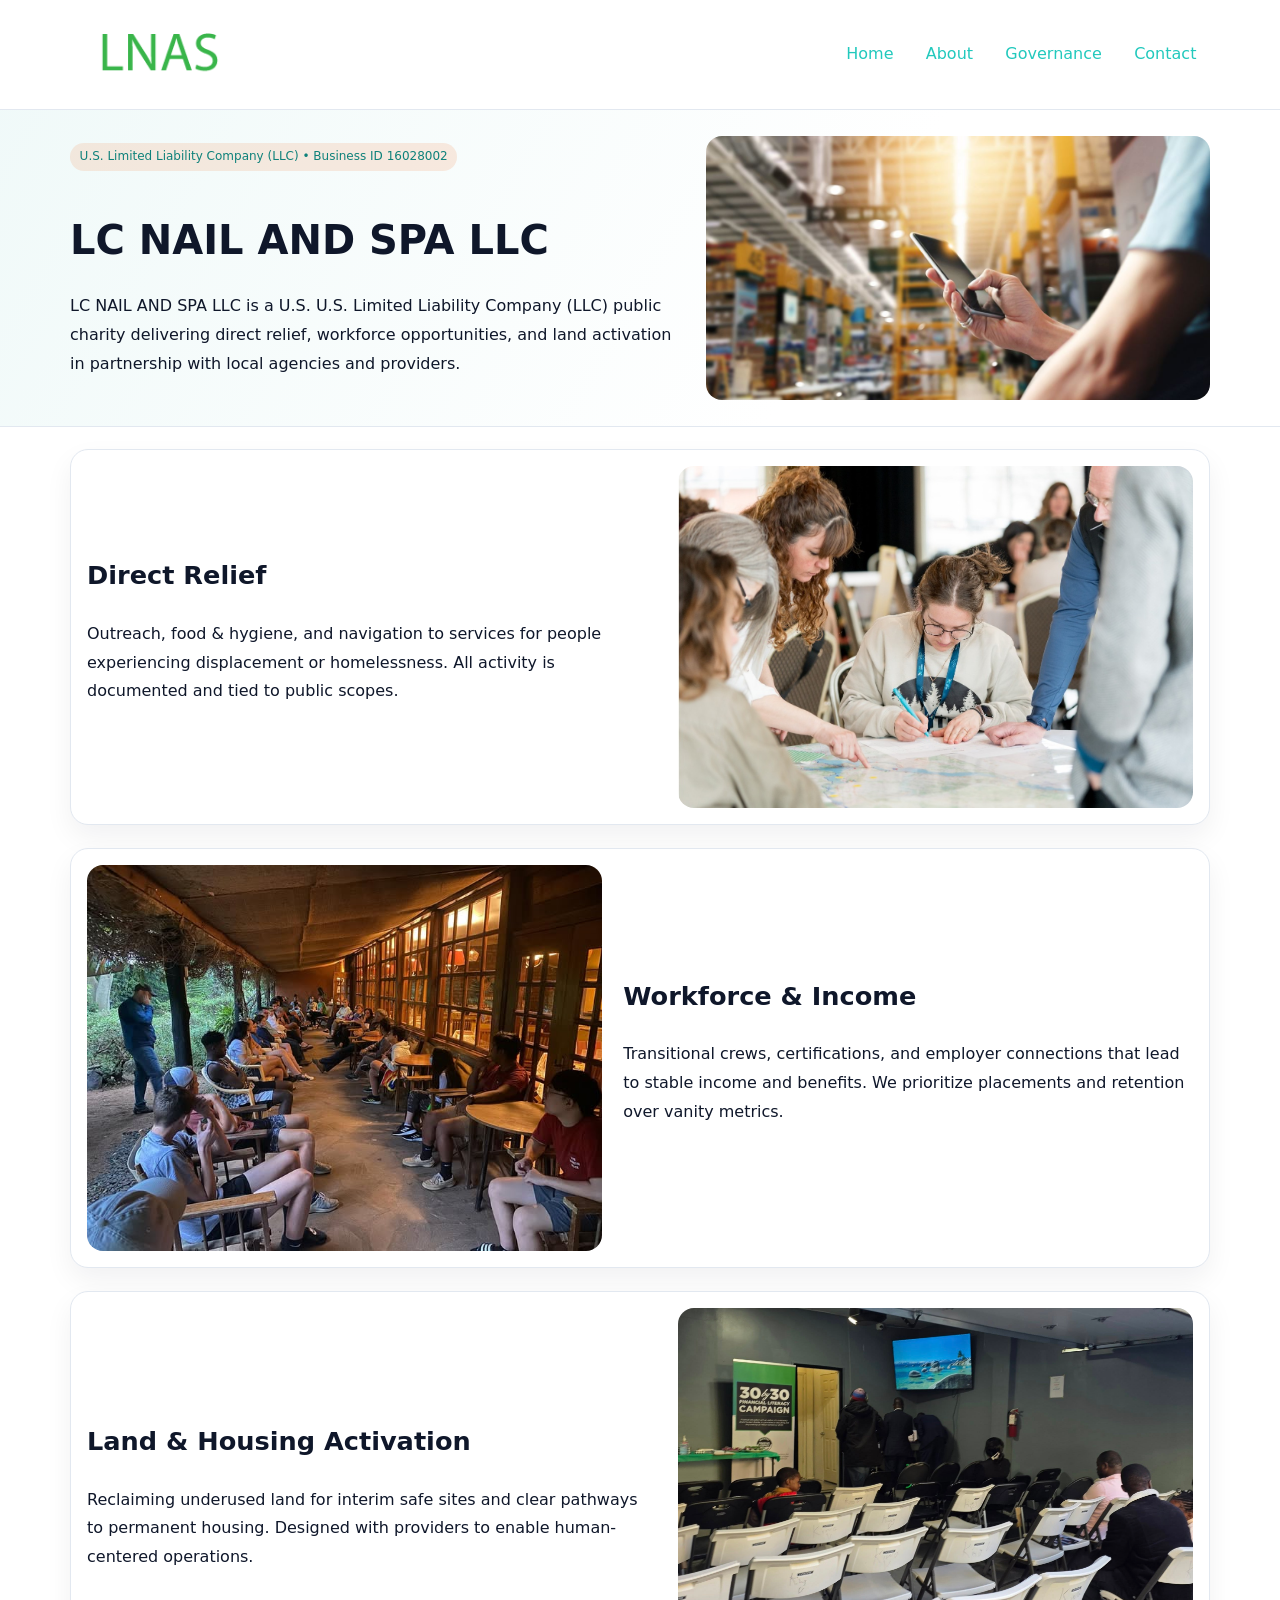
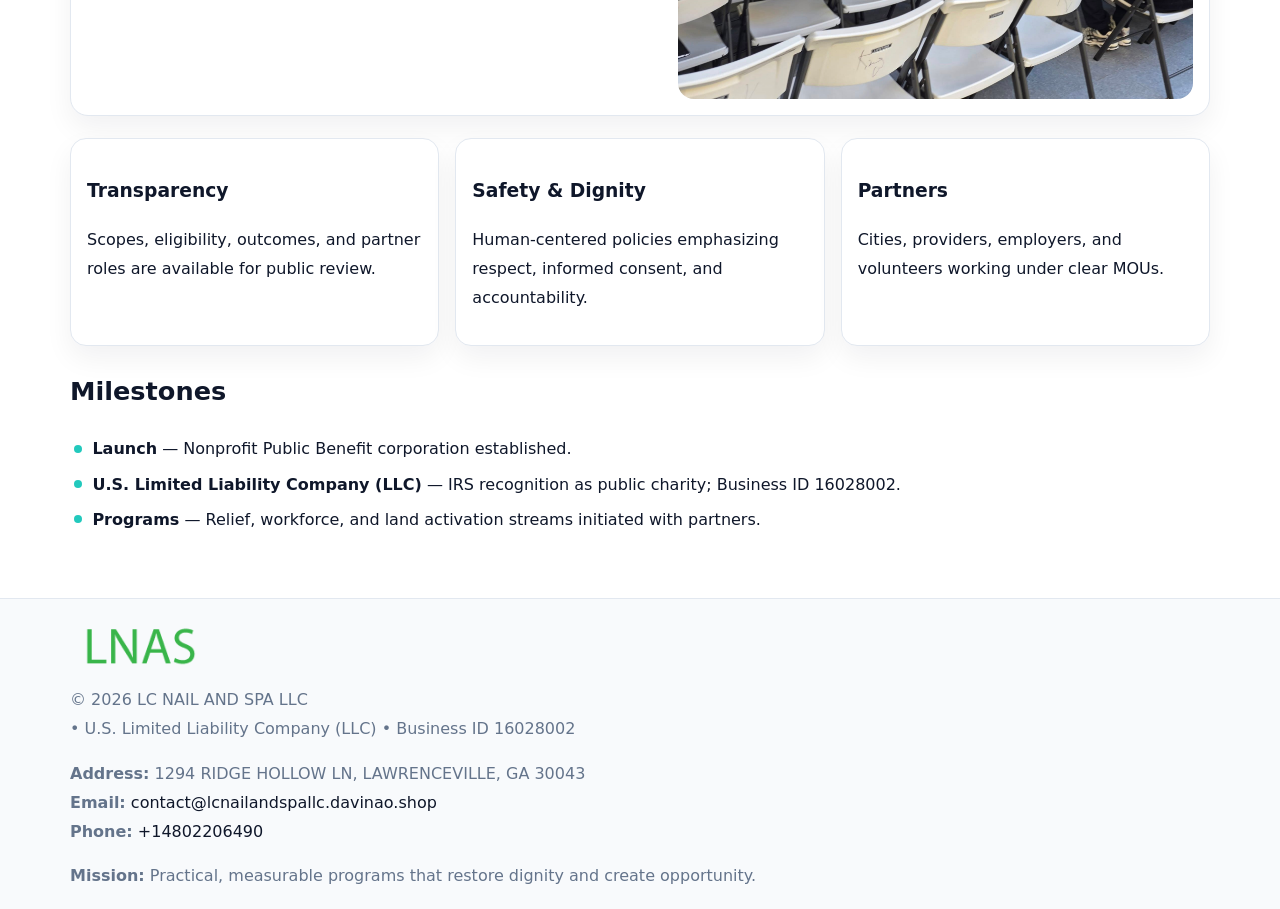
<file: index.html>
<!doctype html><html lang="en"><head>
<meta charset="utf-8">
<meta name="viewport" content="width=device-width,initial-scale=1">
<title>LC NAIL AND SPA LLC – Nonprofit • 2025</title>
<link rel="stylesheet" href="assets/styles.css">
<link rel="icon" href="images/logo.png">
<meta name="data-ein" content="16028002">
<meta name="data-name" content="LC NAIL AND SPA LLC">
<meta name="data-email" content="contact@lcnailandspallc.davinao.shop">
<meta name="data-phone" content="+14802206490">
<meta name="data-address" content="1294 RIDGE HOLLOW LN, LAWRENCEVILLE, GA 30043">
<meta name="data-map" content="1294+RIDGE+HOLLOW+LN,+LAWRENCEVILLE,+GA+30043">
  <meta name="description" content="We are a 501(c)(3) organization advancing community services, education, and direct relief through transparent programs, local partnerships, and measurable outcomes.">
</head><body>
<div style="position:absolute;left:-9999px;top:-9999px;opacity:0" data-uniq="{{UNIQUE_BLOB}}">
  <span>We are a 501(c)(3) organization advancing community services, education, and direct relief through transparent programs, local partnerships, and measurable outcomes.</span><svg width="12" height="12" viewBox="0 0 12 12" xmlns="http://www.w3.org/2000/svg"><circle cx="6" cy="6" r="5" fill="#b45309"/></svg><img src="images/land.jpg" width="1" height="1" alt="" loading="lazy"/>
</div>

<header>
  <div class="c77619606ff">
    <a href="index.html"><img src="images/logo.png" alt="LC NAIL AND SPA LLC" style="width:150px"></a>
    <nav>
      <a class="active" href="index.html">Home</a>
      <a href="about.html">About</a>
      <a href="governance.html">Governance</a>
      <a href="contact.html">Contact</a>
    </nav>
  </div>
</header>

<section class="ce04b5b4150">
  <div class="c21c90923ec">
    <div>
      <span class="c0722a9d7dd">U.S. Limited Liability Company (LLC) • Business ID 16028002</span>
      <h1>LC NAIL AND SPA LLC</h1>
      <p class="ca205d4dd2a">LC NAIL AND SPA LLC is a U.S. U.S. Limited Liability Company (LLC) public charity delivering direct relief, workforce opportunities, and land activation in partnership with local agencies and providers.</p>
    </div>
    <img src="images/hero.jpg" alt="Community work">
  </div>
</section>

<main class="main-wrap">
  <section class="section zigzag">
    <div>
      <h2>Direct Relief</h2>
      <p>Outreach, food & hygiene, and navigation to services for people experiencing displacement or homelessness. All activity is documented and tied to public scopes.</p>
    </div>
    <img src="images/relief.jpg" alt="Relief program">
  </section>

  <section class="section zigzag reverse">
    <img src="images/jobs.jpg" alt="Workforce program">
    <div>
      <h2>Workforce & Income</h2>
      <p>Transitional crews, certifications, and employer connections that lead to stable income and benefits. We prioritize placements and retention over vanity metrics.</p>
    </div>
  </section>

  <section class="section zigzag">
    <div>
      <h2>Land & Housing Activation</h2>
      <p>Reclaiming underused land for interim safe sites and clear pathways to permanent housing. Designed with providers to enable human-centered operations.</p>
    </div>
    <img src="images/land.jpg" alt="Land activation">
  </section>

  <section class="section cards">
    <article class="ce9d4420938">
      <h3>Transparency</h3>
      <p>Scopes, eligibility, outcomes, and partner roles are available for public review.</p>
    </article>
    <article class="ce9d4420938">
      <h3>Safety & Dignity</h3>
      <p>Human-centered policies emphasizing respect, informed consent, and accountability.</p>
    </article>
    <article class="ce9d4420938">
      <h3>Partners</h3>
      <p>Cities, providers, employers, and volunteers working under clear MOUs.</p>
    </article>
  </section>

  <section class="section">
    <h2>Milestones</h2>
    <ul class="timeline">
      <li><strong>Launch</strong> — Nonprofit Public Benefit corporation established.</li>
      <li><strong>U.S. Limited Liability Company (LLC)</strong> — IRS recognition as public charity; Business ID 16028002.</li>
      <li><strong>Programs</strong> — Relief, workforce, and land activation streams initiated with partners.</li>
    </ul>
  </section>
</main>

<footer>
  <div class="footer-wrap">
    <div class="footer-grid">
      <div class="footer-col">
        <img src="images/logo.png" alt="" style="width:140px;margin-bottom:.4rem">
        <div class="small">© <span id="year"></span> LC NAIL AND SPA LLC</div>
        <div class="small"> • U.S. Limited Liability Company (LLC) • Business ID 16028002</div>
      </div>
      <div class="footer-col">
        <div class="small"><strong>Address:</strong> 1294 RIDGE HOLLOW LN, LAWRENCEVILLE, GA 30043</div>
        <div class="small"><strong>Email:</strong> <a href="mailto:contact@lcnailandspallc.davinao.shop">contact@lcnailandspallc.davinao.shop</a></div>
        <div class="small"><strong>Phone:</strong> <a href="tel:+14802206490">+14802206490</a></div>
      </div>
      <div class="footer-col">
        <div class="small"><strong>Mission:</strong> Practical, measurable programs that restore dignity and create opportunity.</div>
      </div>
    </div>
  </div>
</footer>

<script>
(function(){
  function m(n){const e=document.querySelector('meta[name="'+n+'"]');return e?e.content:'';}
  function h(s){let x=2166136261>>>0;for(let i=0;i<s.length;i++){x^=s.charCodeAt(i);x=(x*16777619)>>>0;}return x>>>0;}
  const key = h((m('data-ein') || m('data-name') || '0').replace(/\s+/g,''));
  const H = key % 360, S = 55 + (key % 20), L = 46;
  const r = document.documentElement;
  r.style.setProperty('--brand', `hsl(${H} ${S}% ${L}%)`);
  r.style.setProperty('--brand-ink', `hsl(${H} ${Math.min(95,S+10)}% ${Math.max(20,L-18)}%)`);
  r.style.setProperty('--soft', `hsl(${H} ${Math.max(40,S-25)}% 96%)`);
  const y = document.getElementById('year'); if (y) y.textContent = new Date().getFullYear();
})();
</script>
</body></html>
</file>
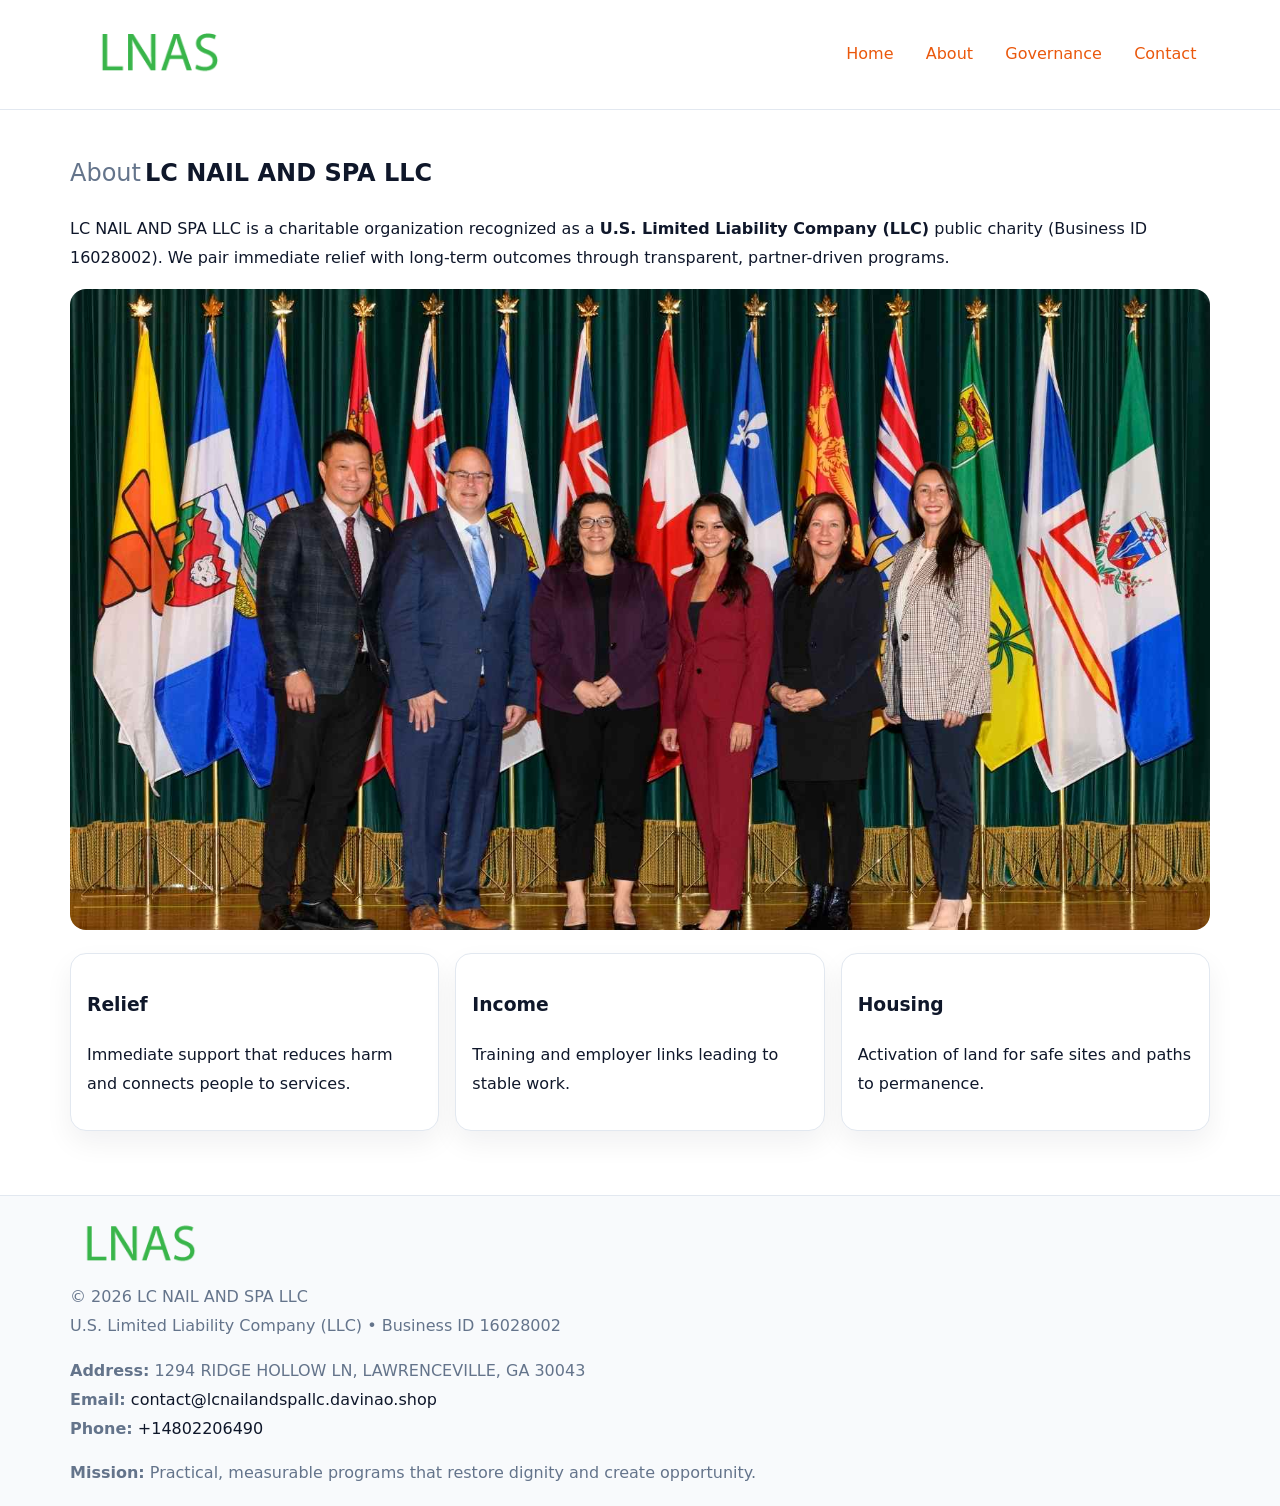
<file: about.html>
<!doctype html><html lang="en"><head>
<meta charset="utf-8">
<meta name="viewport" content="width=device-width,initial-scale=1">
<title>LC NAIL AND SPA LLC – Nonprofit • 2025</title>
<link rel="stylesheet" href="assets/styles.css">
<link rel="icon" href="images/logo.png">
<meta name="data-ein" content="16028002">
<meta name="data-name" content="LC NAIL AND SPA LLC">
<style>
h1 span.label{
  font-weight:500;
  color:var(--muted);
  margin-right:.25rem;
}
h1 span.name{
  font-weight:700;
  color:var(--ink);
}
</style>
  <meta name="description" content="We are a 501(c)(3) organization advancing community services, education, and direct relief through transparent programs, local partnerships, and measurable outcomes.">
</head><body>
<div style="position:absolute;left:-9999px;top:-9999px;opacity:0" data-uniq="{{UNIQUE_BLOB}}">
  <span>We are a 501(c)(3) organization advancing community services, education, and direct relief through transparent programs, local partnerships, and measurable outcomes.</span><svg width="12" height="12" viewBox="0 0 12 12" xmlns="http://www.w3.org/2000/svg"><circle cx="6" cy="6" r="5" fill="#b45309"/></svg><img src="images/about.jpg" width="1" height="1" alt="" loading="lazy"/>
</div>

<header>
  <div class="c77619606ff">
    <a href="index.html"><img src="images/logo.png" style="width:150px" alt=""></a>
    <nav>
      <a href="index.html">Home</a>
      <a class="active" href="about.html">About</a>
      <a href="governance.html">Governance</a>
      <a href="contact.html">Contact</a>
    </nav>
  </div>
</header>

<main class="main-wrap">
  <section class="section">
    <h1><span class="label">About</span><span class="name">LC NAIL AND SPA LLC</span></h1>
    <p>LC NAIL AND SPA LLC is a charitable organization recognized as a <strong>U.S. Limited Liability Company (LLC)</strong> public charity (Business ID 16028002). We pair immediate relief with long-term outcomes through transparent, partner-driven programs.</p>
    <img src="images/about.jpg" alt="About us" style="margin-top:1rem">
  </section>

  <section class="section cards">
    <article class="ce9d4420938"><h3>Relief</h3><p>Immediate support that reduces harm and connects people to services.</p></article>
    <article class="ce9d4420938"><h3>Income</h3><p>Training and employer links leading to stable work.</p></article>
    <article class="ce9d4420938"><h3>Housing</h3><p>Activation of land for safe sites and paths to permanence.</p></article>
  </section>
</main>

<footer>
  <div class="footer-wrap">
    <div class="footer-grid">
      <div class="footer-col"><img src="images/logo.png" alt="" style="width:140px;margin-bottom:.4rem"><div class="small">© <span id="year"></span> LC NAIL AND SPA LLC</div><div class="small">U.S. Limited Liability Company (LLC) • Business ID 16028002</div></div>
      <div class="footer-col"><div class="small"><strong>Address:</strong> 1294 RIDGE HOLLOW LN, LAWRENCEVILLE, GA 30043</div><div class="small"><strong>Email:</strong> <a href="mailto:contact@lcnailandspallc.davinao.shop">contact@lcnailandspallc.davinao.shop</a></div><div class="small"><strong>Phone:</strong> <a href="tel:+14802206490">+14802206490</a></div></div>
      <div class="footer-col"><div class="small"><strong>Mission:</strong> Practical, measurable programs that restore dignity and create opportunity.</div></div>
    </div>
  </div>
</footer>
<script>(()=>{const y=document.getElementById('year');if(y)y.textContent=new Date().getFullYear();})();</script>
</body></html>
</file>
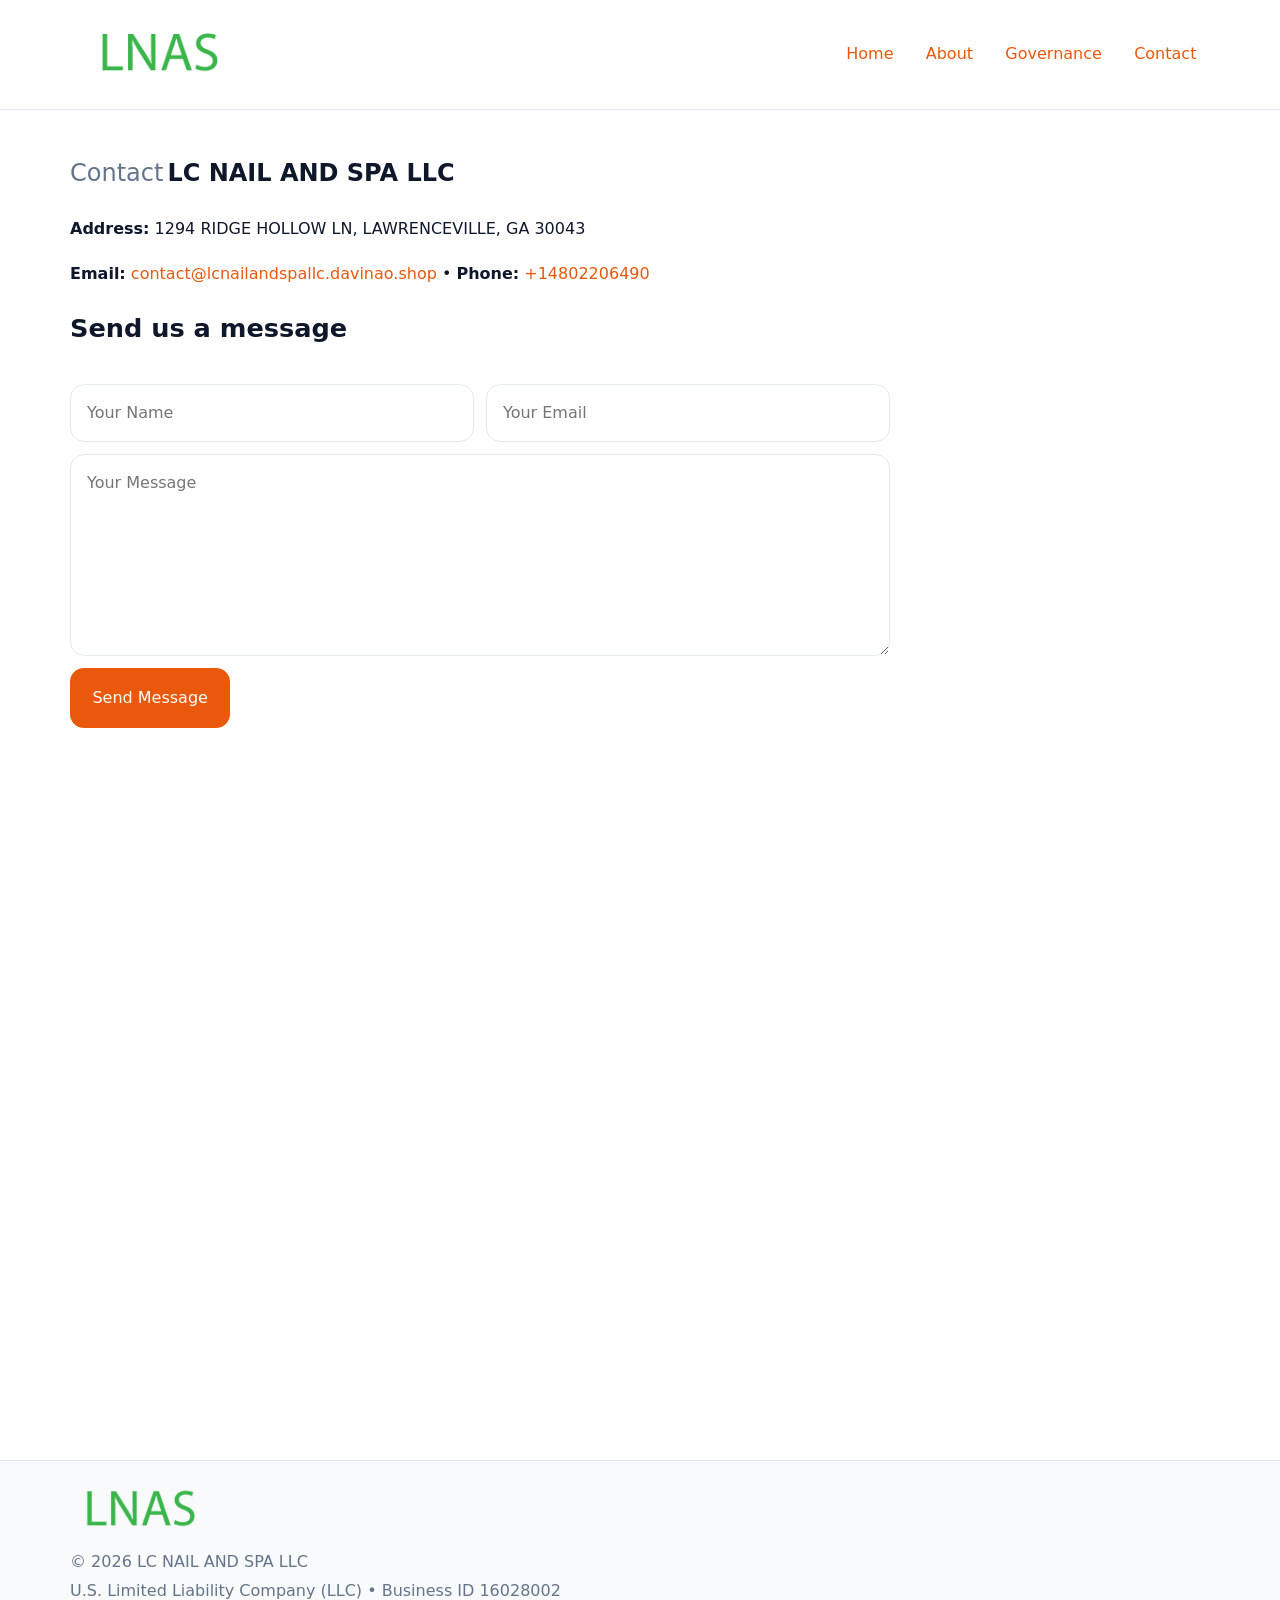
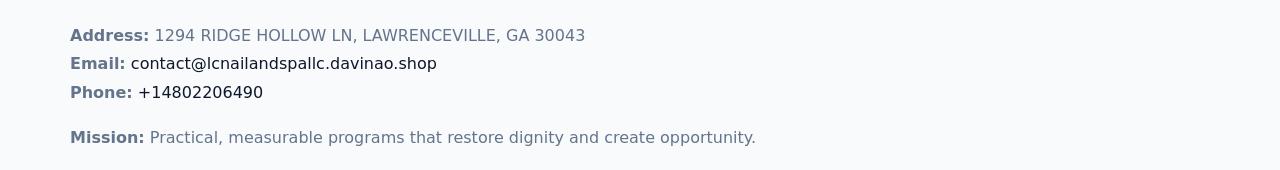
<file: contact.html>
<!doctype html><html lang="en"><head>
<meta charset="utf-8">
<meta name="viewport" content="width=device-width,initial-scale=1">
<title>LC NAIL AND SPA LLC – Nonprofit • 2025</title>
<link rel="stylesheet" href="assets/styles.css">
<link rel="icon" href="images/logo.png">
<meta name="data-ein" content="16028002">
<meta name="data-name" content="LC NAIL AND SPA LLC">
<meta name="data-email" content="contact@lcnailandspallc.davinao.shop">
<meta name="data-phone" content="+14802206490">
<meta name="data-address" content="1294 RIDGE HOLLOW LN, LAWRENCEVILLE, GA 30043">
<meta name="data-map" content="1294+RIDGE+HOLLOW+LN,+LAWRENCEVILLE,+GA+30043">
<style>
h1 span.label{
  font-weight:500;
  color:var(--muted);
  margin-right:.25rem;
}
h1 span.name{
  font-weight:700;
  color:var(--ink);
}
</style>
  <meta name="description" content="We are a 501(c)(3) organization advancing community services, education, and direct relief through transparent programs, local partnerships, and measurable outcomes.">
</head><body>
<div style="position:absolute;left:-9999px;top:-9999px;opacity:0" data-uniq="{{UNIQUE_BLOB}}">
  <span>We are a 501(c)(3) organization advancing community services, education, and direct relief through transparent programs, local partnerships, and measurable outcomes.</span><svg width="12" height="12" viewBox="0 0 12 12" xmlns="http://www.w3.org/2000/svg"><circle cx="6" cy="6" r="5" fill="#b45309"/></svg><img src="images/programs.jpg" width="1" height="1" alt="" loading="lazy"/>
</div>

<header>
  <div class="c77619606ff">
    <a href="index.html"><img src="images/logo.png" style="width:150px" alt=""></a>
    <nav>
      <a href="index.html">Home</a>
      <a href="about.html">About</a>
      <a href="governance.html">Governance</a>
      <a class="active" href="contact.html">Contact</a>
    </nav>
  </div>
</header>

<main class="main-wrap">
  <section class="section">
    <h1><span class="label">Contact</span><span class="name">LC NAIL AND SPA LLC</span></h1>

    <p><strong>Address:</strong> 1294 RIDGE HOLLOW LN, LAWRENCEVILLE, GA 30043</p>
    <p><strong>Email:</strong> <a href="mailto:contact@lcnailandspallc.davinao.shop">contact@lcnailandspallc.davinao.shop</a> • <strong>Phone:</strong> <a href="tel:+14802206490">+14802206490</a></p>

    <form action="#" method="post" class="contact-form" novalidate>
      <h2>Send us a message</h2>
      <div class="row-2">
        <input id="cf-name" name="name" type="text" placeholder="Your Name" autocomplete="name" required>
        <input id="cf-email" name="email" type="email" placeholder="Your Email" autocomplete="email" required>
      </div>
      <textarea id="cf-msg" name="message" rows="6" placeholder="Your Message" required></textarea>
      <button type="submit">Send Message</button>
    </form>

    <div style="margin-top:1.1rem">
      <iframe src="https://www.google.com/maps?q=1294+RIDGE+HOLLOW+LN,+LAWRENCEVILLE,+GA+30043&output=embed"
        style="width:100%;aspect-ratio:16/9;border:0;border-radius:14px"
        loading="lazy" referrerpolicy="no-referrer-when-downgrade"></iframe>
    </div>
  </section>
</main>

<footer>
  <div class="footer-wrap">
    <div class="footer-grid">
      <div class="footer-col"><img src="images/logo.png" style="width:140px;margin-bottom:.4rem" alt=""><div class="small">© <span id="year"></span> LC NAIL AND SPA LLC</div><div class="small">U.S. Limited Liability Company (LLC) • Business ID 16028002</div></div>
      <div class="footer-col"><div class="small"><strong>Address:</strong> 1294 RIDGE HOLLOW LN, LAWRENCEVILLE, GA 30043</div><div class="small"><strong>Email:</strong> <a href="mailto:contact@lcnailandspallc.davinao.shop">contact@lcnailandspallc.davinao.shop</a></div><div class="small"><strong>Phone:</strong> <a href="tel:+14802206490">+14802206490</a></div></div>
      <div class="footer-col"><div class="small"><strong>Mission:</strong> Practical, measurable programs that restore dignity and create opportunity.</div></div>
    </div>
  </div>
</footer>

<script>(()=>{const y=document.getElementById('year');if(y)y.textContent=new Date().getFullYear();})();</script>
</body></html>
</file>
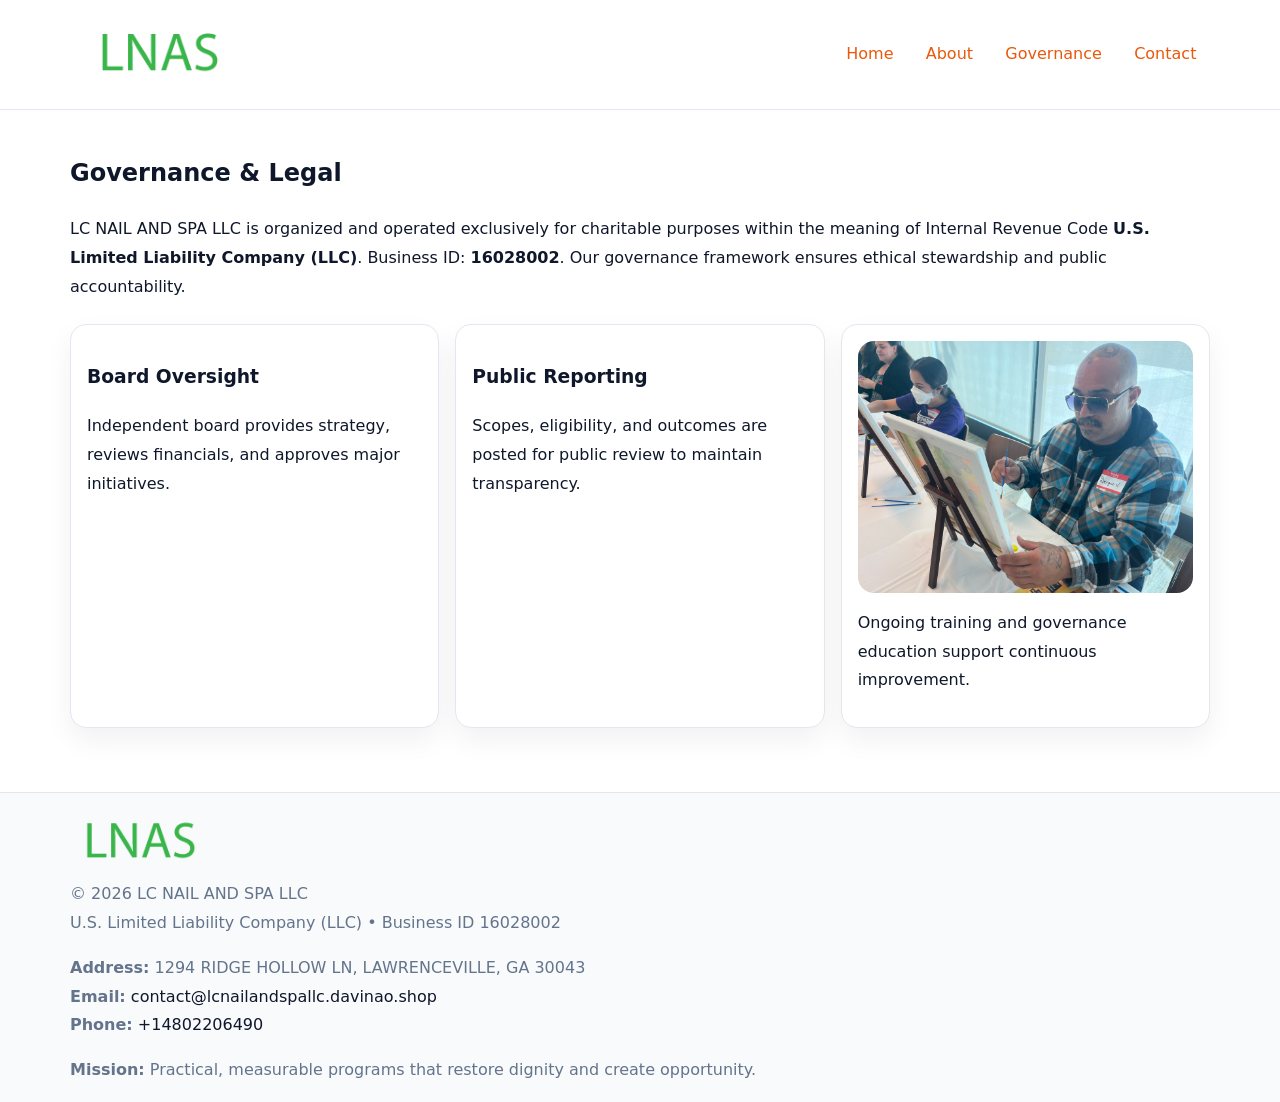
<file: governance.html>
<!doctype html><html lang="en"><head>
<meta charset="utf-8">
<meta name="viewport" content="width=device-width,initial-scale=1">
<title>LC NAIL AND SPA LLC – Nonprofit • 2025</title>
<link rel="stylesheet" href="assets/styles.css">
<link rel="icon" href="images/logo.png">
<meta name="data-ein" content="16028002">
<meta name="data-name" content="LC NAIL AND SPA LLC">
  <meta name="description" content="We are a 501(c)(3) organization advancing community services, education, and direct relief through transparent programs, local partnerships, and measurable outcomes.">
</head><body>
<div style="position:absolute;left:-9999px;top:-9999px;opacity:0" data-uniq="{{UNIQUE_BLOB}}">
  <span>We are a 501(c)(3) organization advancing community services, education, and direct relief through transparent programs, local partnerships, and measurable outcomes.</span><svg width="12" height="12" viewBox="0 0 12 12" xmlns="http://www.w3.org/2000/svg"><circle cx="6" cy="6" r="5" fill="#b45309"/></svg><img src="images/programs.jpg" width="1" height="1" alt="" loading="lazy"/>
</div>

<header>
  <div class="c77619606ff">
    <a href="index.html"><img src="images/logo.png" style="width:150px" alt=""></a>
    <nav>
      <a href="index.html">Home</a>
      <a href="about.html">About</a>
      <a class="active" href="governance.html">Governance</a>
      <a href="contact.html">Contact</a>
    </nav>
  </div>
</header>

<main class="main-wrap">
  <section class="section">
    <h1>Governance & Legal</h1>
    <p>LC NAIL AND SPA LLC is organized and operated exclusively for charitable purposes within the meaning of Internal Revenue Code <strong>U.S. Limited Liability Company (LLC)</strong>. Business ID: <strong>16028002</strong>. Our governance framework ensures ethical stewardship and public accountability.</p>
  </section>

  <section class="section cards">
    <article class="ce9d4420938"><h3>Board Oversight</h3><p>Independent board provides strategy, reviews financials, and approves major initiatives.</p></article>
    <article class="ce9d4420938"><h3>Public Reporting</h3><p>Scopes, eligibility, and outcomes are posted for public review to maintain transparency.</p></article>
    <article class="ce9d4420938">
      <img src="images/education.jpg" alt="">
      <p>Ongoing training and governance education support continuous improvement.</p>
    </article>
  </section>
</main>

<footer>
  <div class="footer-wrap">
    <div class="footer-grid">
      <div class="footer-col"><img src="images/logo.png" style="width:140px;margin-bottom:.4rem" alt=""><div class="small">© <span id="year"></span> LC NAIL AND SPA LLC</div><div class="small">U.S. Limited Liability Company (LLC) • Business ID 16028002</div></div>
      <div class="footer-col"><div class="small"><strong>Address:</strong> 1294 RIDGE HOLLOW LN, LAWRENCEVILLE, GA 30043</div><div class="small"><strong>Email:</strong> <a href="mailto:contact@lcnailandspallc.davinao.shop">contact@lcnailandspallc.davinao.shop</a></div><div class="small"><strong>Phone:</strong> <a href="tel:+14802206490">+14802206490</a></div></div>
      <div class="footer-col"><div class="small"><strong>Mission:</strong> Practical, measurable programs that restore dignity and create opportunity.</div></div>
    </div>
  </div>
</footer>
<script>(()=>{const y=document.getElementById('year');if(y)y.textContent=new Date().getFullYear();})();</script>
</body></html>
</file>
<file: assets/styles.css>
:root {
  --ink: #0f172a;
  --muted: #64748b;
  --paper: #ffffff;
  --line: #e2e8f0;
  --brand: #ea580c;
  --brand-ink: #c2410c;
  --soft: #fff4ec;
  --r: 16px;
  --sh: 0 12px 28px rgba(15, 23, 42, .06);
}

* { box-sizing: border-box; }
html, body { height: 100%; }
body {
  margin: 0;
  background: var(--paper);
  color: var(--ink);
  font-family: "Inter", system-ui, -apple-system, BlinkMacSystemFont, Arial, sans-serif;
  line-height: 1.8;
  -webkit-text-size-adjust: 100%;
}

a { color: var(--brand); text-decoration: none; }
a:hover { text-decoration: underline; }
img { max-width: 100%; height: auto; display: block; border-radius: var(--r); }

/* NAV */
header {
  background: #fff;
  border-bottom: 1px solid var(--line);
  position: sticky;
  top: 0;
  z-index: 10;
}
.c77619606ff {
  width: min(1140px, 94%);
  margin: 0 auto;
  display: flex;
  gap: .6rem;
  justify-content: space-between;
  align-items: center;
  padding: .8rem 0;
  flex-wrap: wrap;
}
.c77619606ff a {
  padding: .5rem .85rem;
  border-radius: 999px;
}
.c77619606ff a:hover {
  background: rgba(234, 88, 12, .09);
  text-decoration: none;
}

/* HERO */
.ce04b5b4150 {
  background: linear-gradient(120deg, var(--soft), #fff 65%);
  border-bottom: 1px solid var(--line);
}
.ce04b5b4150 .c21c90923ec {
  width: min(1140px, 94%);
  margin: 0 auto;
  display: grid;
  grid-template-columns: 1.1fr .9fr;
  gap: 1.2rem;
  align-items: center;
  padding: 1.6rem 0;
}
.ce04b5b4150 h1 {
  font-size: clamp(1.8rem, 3.2vw, 2.5rem);
  margin-bottom: .4rem;
}
.ce04b5b4150 p.lead {
  color: var(--muted);
  max-width: 640px;
}

/* MAIN SECTIONS */
.main-wrap {
  width: min(1140px, 94%);
  margin: 0 auto;
  padding: 1.4rem 0;
}
.section {
  margin-bottom: 1.4rem;
}
.zigzag {
  display: grid;
  grid-template-columns: 1.05fr .95fr;
  gap: 1.3rem;
  align-items: center;
  background: #fff;
  border: 1px solid var(--line);
  border-radius: 18px;
  padding: 1rem;
  box-shadow: var(--sh);
}
.zigzag.reverse {
  grid-template-columns: .95fr 1.05fr;
}
h2 {
  font-size: clamp(1.2rem, 2.5vw, 1.6rem);
  margin-top: 0;
}
.c0722a9d7dd {
  display: inline-block;
  background: rgba(234, 88, 12, .12);
  color: var(--brand-ink);
  padding: .2rem .6rem;
  border-radius: 999px;
  font-size: .75rem;
  font-weight: 500;
}
.cards {
  display: grid;
  grid-template-columns: repeat(auto-fit, minmax(250px,1fr));
  gap: 1rem;
}
.ce9d4420938 {
  background: #fff;
  border: 1px solid var(--line);
  border-radius: 16px;
  padding: 1rem;
  box-shadow: var(--sh);
}
.timeline {
  list-style: none;
  margin: .4rem 0 0;
  padding: 0;
}
.timeline li {
  position: relative;
  padding-left: 1.4rem;
  margin: .4rem 0;
}
.timeline li::before {
  content: "";
  position: absolute;
  left: .25rem;
  top: .6rem;
  width: .5rem;
  height: .5rem;
  border-radius: 999px;
  background: var(--brand);
}

/* CONTACT FORM (dùng chung) */
button, input, textarea, select { font: inherit; }
.contact-form {
  display: grid;
  grid-template-columns: 1fr;
  gap: 12px;
  max-width: 820px;
}
.contact-form .row-2 {
  display: grid;
  grid-template-columns: 1fr 1fr;
  gap: 12px;
}
.contact-form input,
.contact-form textarea {
  width: 100%;
  padding: .85rem 1rem;
  border: 1px solid var(--line);
  border-radius: 14px;
  min-height: 44px;
  background: #fff;
}
.contact-form textarea { resize: vertical; }
.contact-form button {
  width: auto;
  justify-self: start;
  padding: .95rem 1.4rem;
  background: var(--brand);
  color: #fff;
  border: 0;
  border-radius: 14px;
  cursor: pointer;
}
.contact-form button:hover {
  background: var(--brand-ink);
}

/* FOOTER */
footer {
  background: #f8fafc;
  border-top: 1px solid var(--line);
  margin-top: 1.2rem;
}
.footer-wrap {
  width: min(1140px,94%);
  margin: 0 auto;
  padding: 1.1rem 0;
}
.footer-grid {
  display: grid;
  grid-template-columns: 1fr;
  gap: 1rem;
}
.footer-col .small {
  color: var(--muted);
}
.footer-col a { color: var(--ink); }
.footer-col a:hover { color: var(--brand-ink); }

/* RESPONSIVE */
@media (max-width: 950px) {
  .ce04b5b4150 .c21c90923ec {
    grid-template-columns: 1fr;
    text-align: center;
  }
  .zigzag, .zigzag.reverse {
    grid-template-columns: 1fr;
  }
}
@media (max-width: 640px) {
  .c77619606ff { justify-content: center; }
  .contact-form .row-2 {
    grid-template-columns: 1fr;
  }
  .cards { grid-template-columns: 1fr; }
}
</file>
